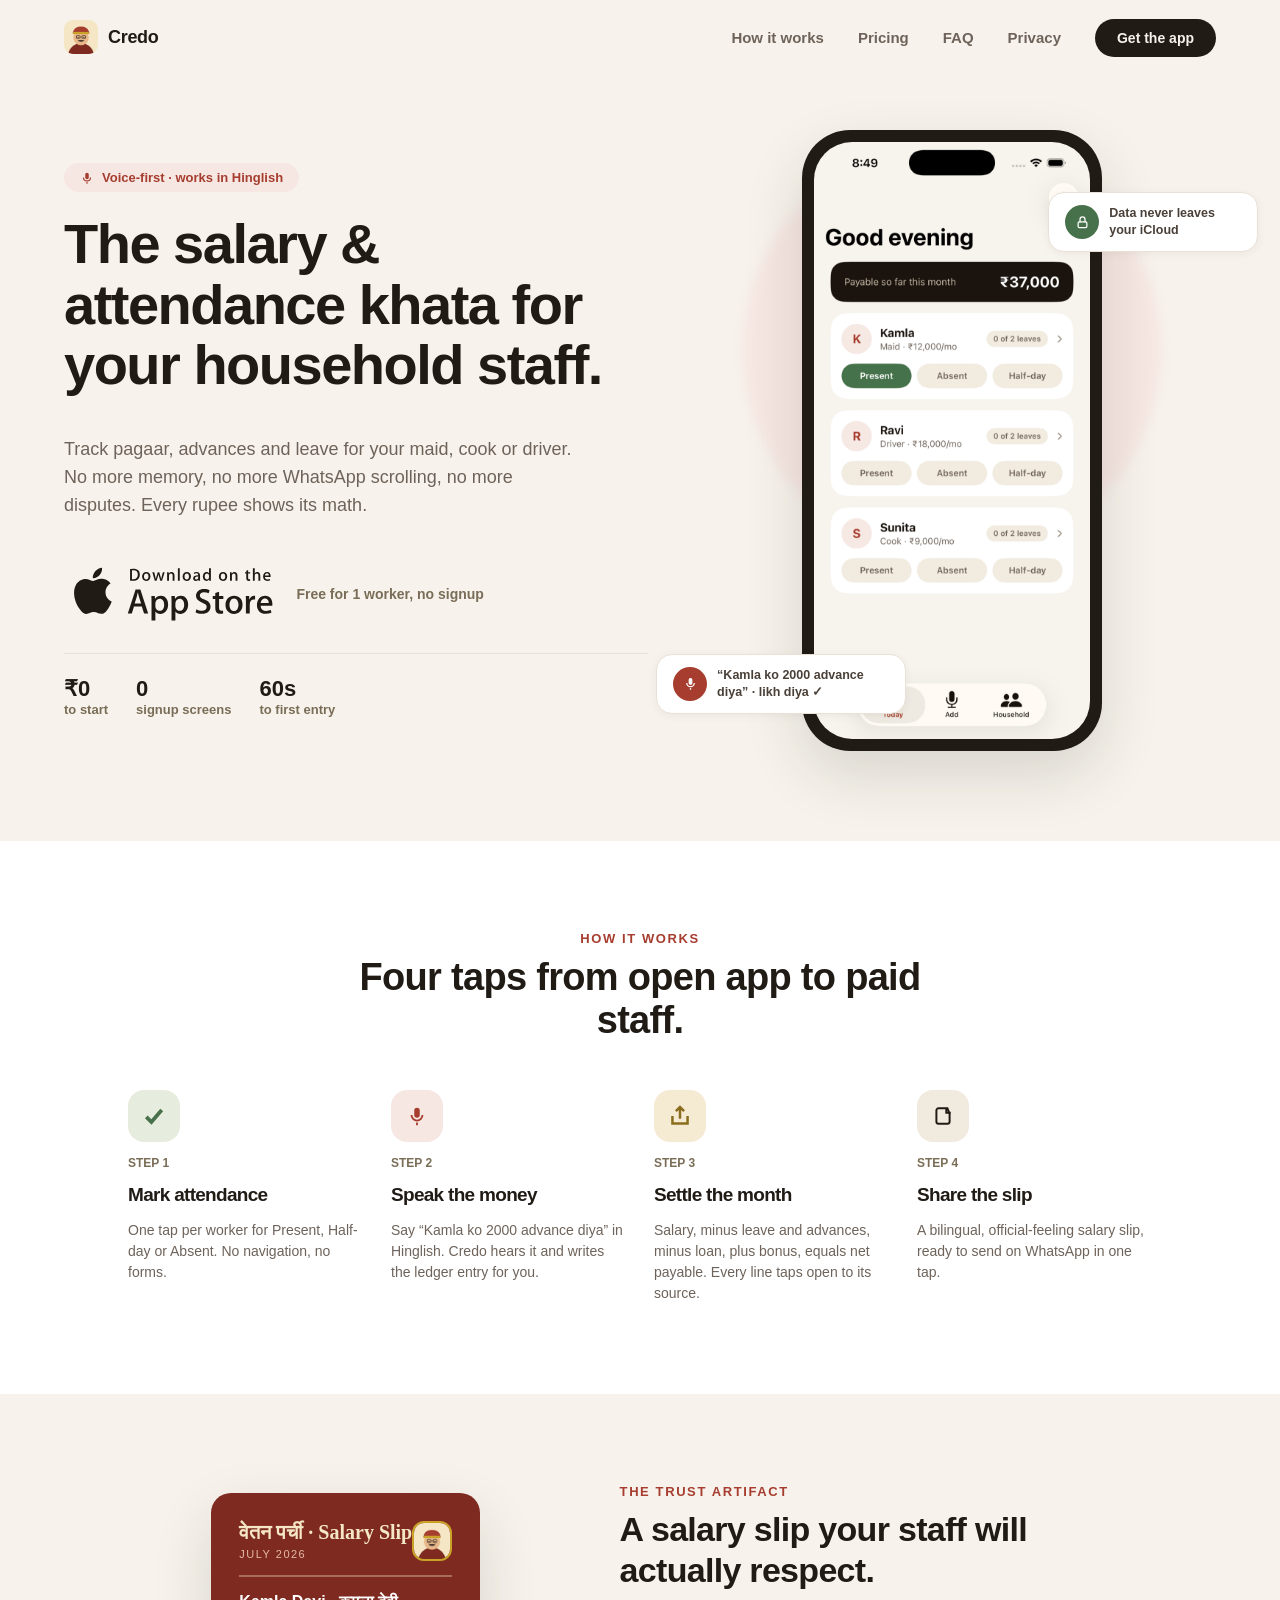
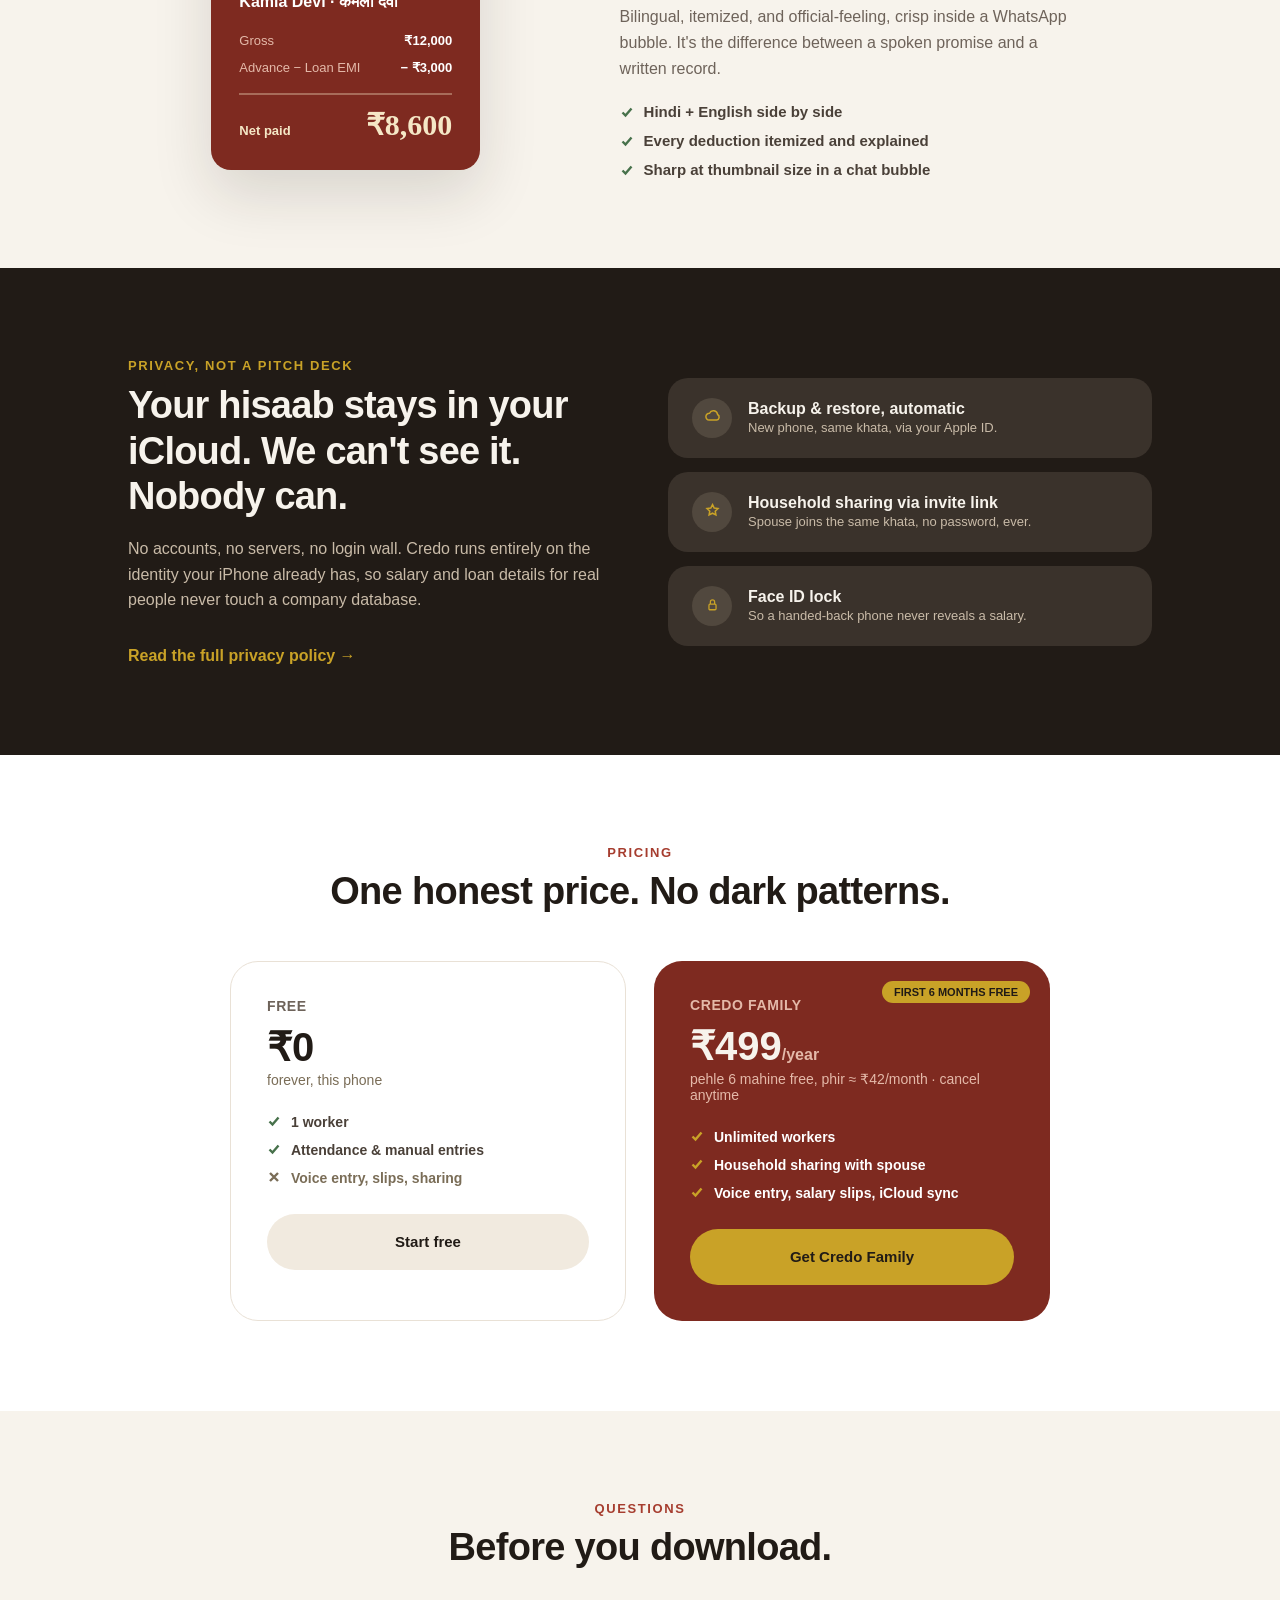
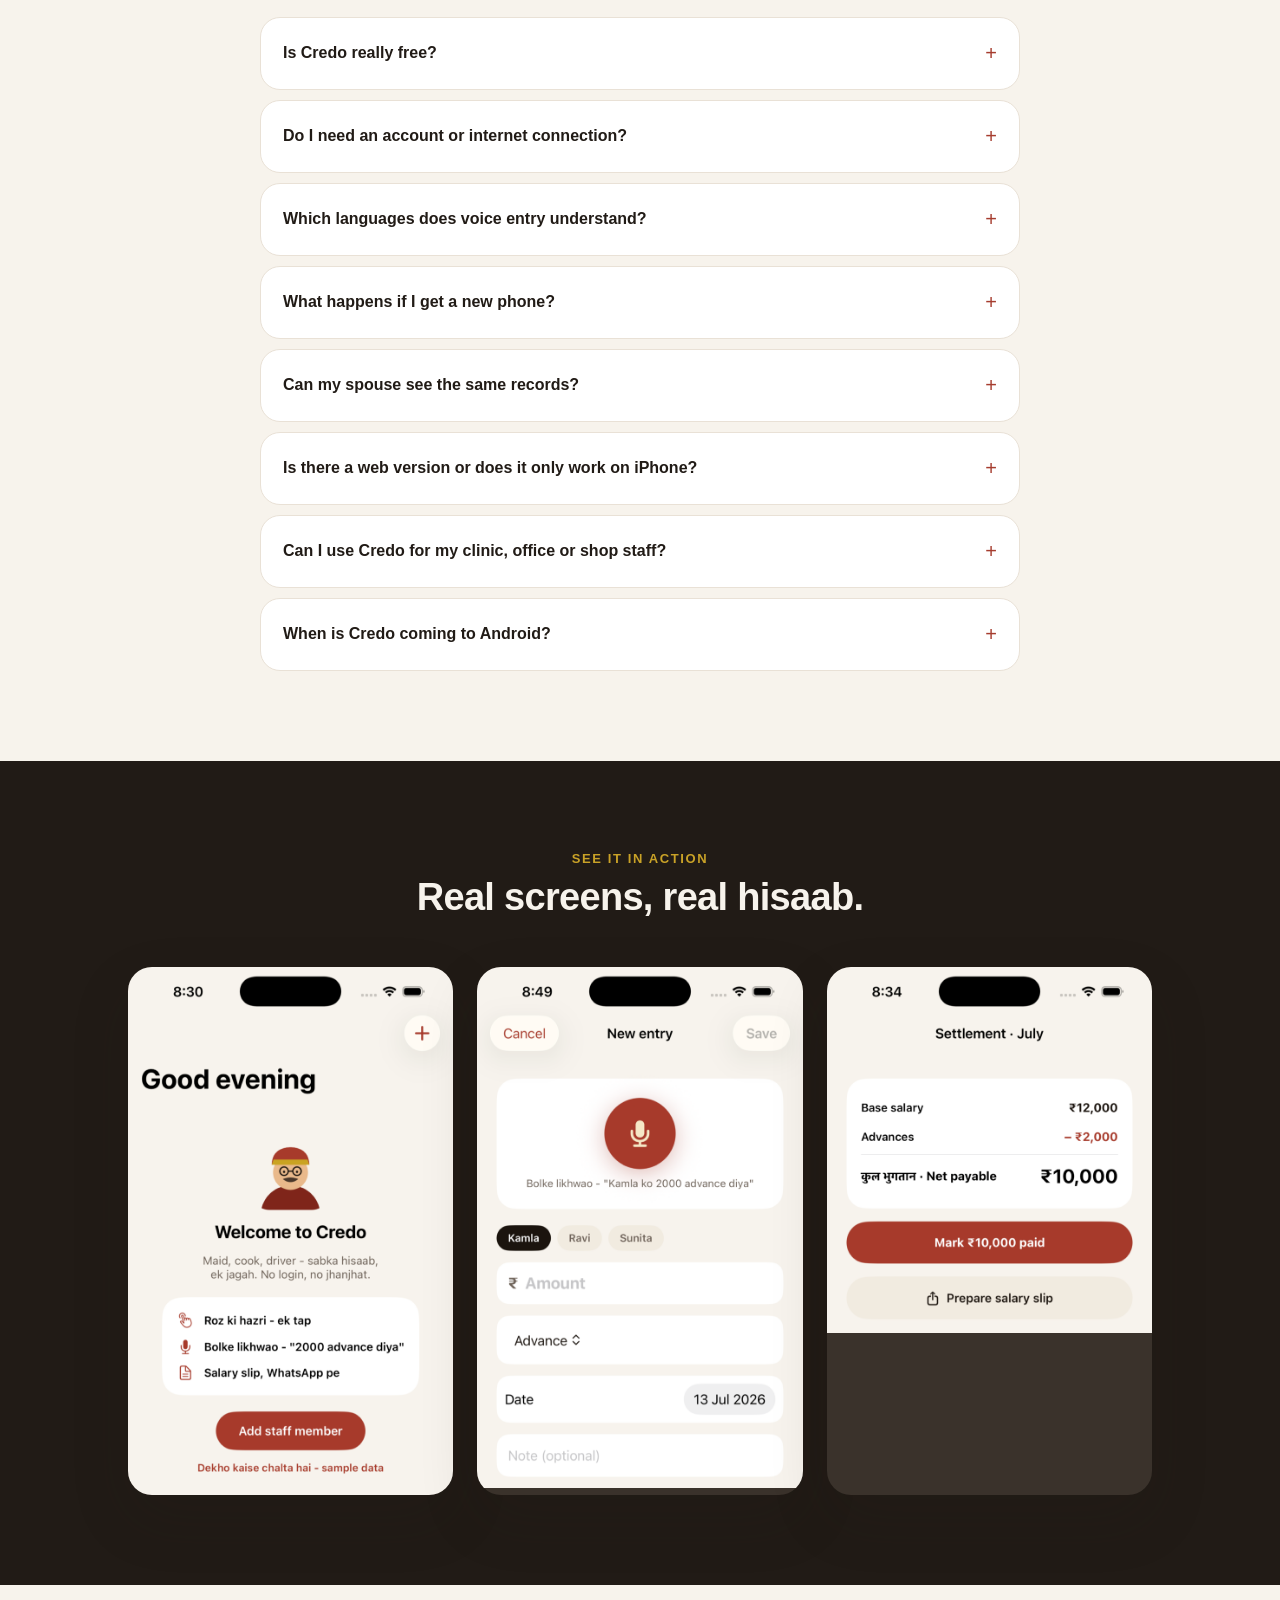
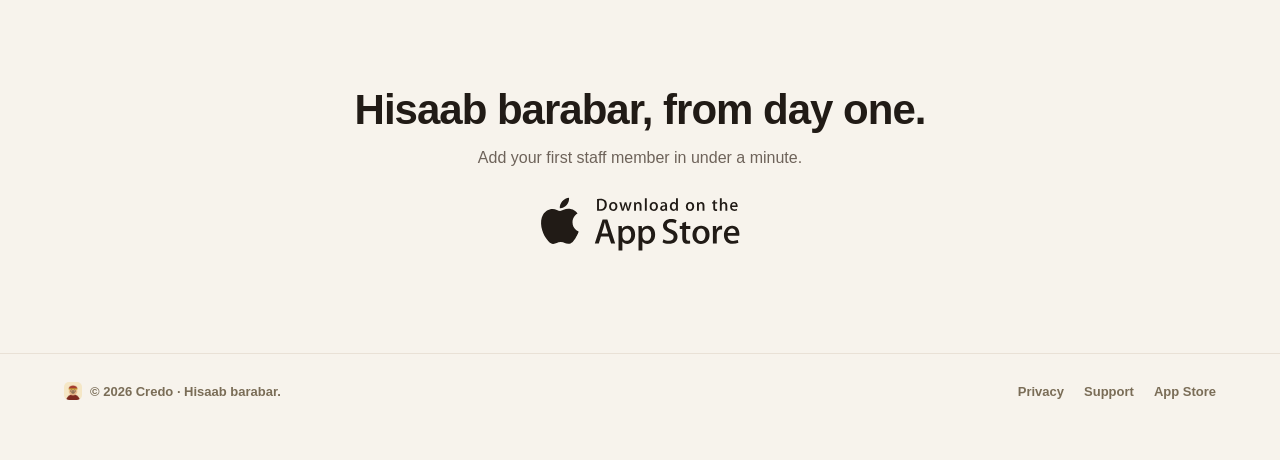
<file: index.html>
<!DOCTYPE html>
<html lang="en-IN">
<head>
<meta charset="utf-8">
<meta name="viewport" content="width=device-width, initial-scale=1">
<title>Credo — the salary &amp; attendance khata for your household staff</title>
<meta name="description" content="Track pagaar, advances and leave for your maid, cook or driver. Voice-first, works in Hinglish, no login. Free for one worker on the App Store.">
<link rel="canonical" href="https://gargvr.github.io/credo/">

<link rel="icon" type="image/png" sizes="32x32" href="assets/icons/favicon-32.png">
<link rel="icon" type="image/png" sizes="16x16" href="assets/icons/favicon-16.png">
<link rel="apple-touch-icon" sizes="180x180" href="assets/icons/apple-touch-icon.png">
<link rel="icon" type="image/png" sizes="512x512" href="assets/icons/icon-512.png">
<link rel="manifest" href="site.webmanifest">
<meta name="theme-color" content="#F7F3EC">

<meta property="og:type" content="website">
<meta property="og:site_name" content="Credo">
<meta property="og:title" content="Credo — hisaab barabar for your household staff">
<meta property="og:description" content="The salary, attendance and advance ledger for maids, cooks and drivers. Voice-first in Hinglish. No login, no jhanjhat.">
<meta property="og:url" content="https://gargvr.github.io/credo/">
<meta property="og:image" content="https://gargvr.github.io/credo/assets/icons/icon-512.png">
<meta name="twitter:card" content="summary">
<meta name="twitter:title" content="Credo — hisaab barabar for your household staff">
<meta name="twitter:description" content="The salary, attendance and advance ledger for maids, cooks and drivers. Voice-first in Hinglish. No login, no jhanjhat.">
<meta name="twitter:image" content="https://gargvr.github.io/credo/assets/icons/icon-512.png">

<link rel="stylesheet" href="assets/style.css">
<script type="application/ld+json">
{
  "@context": "https://schema.org",
  "@type": "MobileApplication",
  "name": "Credo: Staff Khata & Salary",
  "operatingSystem": "iOS",
  "applicationCategory": "FinanceApplication",
  "url": "https://gargvr.github.io/credo/",
  "downloadUrl": "https://apps.apple.com/app/id6790371935",
  "description": "The salary, attendance and advance ledger for Indian households employing domestic staff.",
  "offers": [
    { "@type": "Offer", "price": "0", "priceCurrency": "INR", "name": "Free — 1 worker" },
    { "@type": "Offer", "price": "499", "priceCurrency": "INR", "name": "Credo Family — yearly" }
  ],
  "publisher": { "@type": "Person", "name": "Himanshu Garg" }
}
</script>
</head>
<body>
<a class="skip-link" href="#main">Skip to content</a>

<header>
  <nav class="nav" aria-label="Primary">
    <a class="nav-brand" href="#main" aria-label="Credo home">
      <img src="assets/icons/icon-192.png" alt="" width="34" height="34">
      <span>Credo</span>
    </a>

    <input type="checkbox" id="nav-toggle" class="nav-toggle">
    <ul class="nav-links">
      <li class="nav-anchor"><a href="#how-it-works">How it works</a></li>
      <li class="nav-anchor"><a href="#pricing">Pricing</a></li>
      <li class="nav-anchor"><a href="#faq">FAQ</a></li>
      <li class="nav-anchor"><a href="privacy.html">Privacy</a></li>
      <li><a class="nav-cta" href="https://apps.apple.com/app/id6790371935">Get the app</a></li>
    </ul>
    <label for="nav-toggle" class="nav-burger" aria-label="Open menu">
      <svg viewBox="0 0 24 24" fill="none" stroke="var(--ink)" stroke-width="2" stroke-linecap="round"><path d="M4 7h16M4 12h16M4 17h16"/></svg>
    </label>
  </nav>
</header>

<main id="main">

  <!-- HERO -->
  <section class="hero">
    <div class="hero-copy">
      <div class="hero-chip">
        <svg width="14" height="14" viewBox="0 0 24 24" fill="var(--munshi-red)"><rect x="9" y="3" width="6" height="11" rx="3"></rect><path d="M5 11a7 7 0 0 0 14 0h-2a5 5 0 0 1-10 0zM11 19h2v3h-2z"></path></svg>
        Voice-first · works in Hinglish
      </div>
      <h1>The salary &amp; attendance khata for your household staff.</h1>
      <p class="hero-sub">Track pagaar, advances and leave for your maid, cook or driver. No more memory, no more WhatsApp scrolling, no more disputes. Every rupee shows its math.</p>

      <div class="hero-cta-row">
        <a href="https://apps.apple.com/app/id6790371935" class="appstore-badge" aria-label="Download on the App Store">
          <svg viewBox="29 19 482 128" width="482" height="128" xmlns="http://www.w3.org/2000/svg"><g transform="scale(4.00216 4.0011)"><path fill="var(--ink)" d="M30.128 19.784c-.029-3.223 2.639-4.791 2.761-4.864-1.511-2.203-3.853-2.504-4.676-2.528-1.967-.207-3.875 1.177-4.877 1.177-1.022 0-2.565-1.157-4.228-1.123-2.14.033-4.142 1.272-5.24 3.196-2.266 3.923-.576 9.688 1.595 12.859 1.086 1.554 2.355 3.287 4.016 3.226 1.625-.066 2.232-1.035 4.193-1.035 1.943 0 2.513 1.035 4.207.996 1.744-.027 2.842-1.56 3.89-3.127 1.255-1.779 1.759-3.533 1.779-3.623-.04-.014-3.386-1.292-3.42-5.154zM26.928 10.306c.874-1.093 1.472-2.58 1.306-4.089-1.265.056-2.847.875-3.758 1.944-.806.942-1.526 2.486-1.34 3.938 1.421.106 2.88-.717 3.792-1.793z"></path><g fill="var(--ink)"><path d="M53.665 31.504h-2.271l-1.244-3.909h-4.324l-1.185 3.909H42.43l4.285-13.308h2.646l4.304 13.308zm-3.89-5.549L48.65 22.48c-.119-.355-.343-1.191-.671-2.507h-.04c-.132.566-.343 1.402-.632 2.507l-1.106 3.475h3.574zM64.663 26.588c0 1.632-.443 2.922-1.33 3.869-.794.843-1.781 1.264-2.958 1.264-1.271 0-2.185-.453-2.74-1.361v5.035h-2.132V25.062c0-1.025-.027-2.076-.079-3.154h1.875l.119 1.521h.04c.711-1.146 1.79-1.719 3.238-1.719 1.132 0 2.077.447 2.833 1.342.755.897 1.134 2.075 1.134 3.536zm-2.172.078c0-.934-.21-1.704-.632-2.311-.461-.631-1.08-.947-1.856-.947-.526 0-1.004.176-1.431.523-.428.35-.708.807-.839 1.373a2.784 2.784 0 0 0-.099.649v1.601c0 .697.214 1.286.642 1.768.428.48.984.721 1.668.721.803 0 1.428-.311 1.875-.928.448-.619.672-1.435.672-2.449zM75.7 26.588c0 1.632-.443 2.922-1.33 3.869-.795.843-1.781 1.264-2.959 1.264-1.271 0-2.185-.453-2.74-1.361v5.035h-2.132V25.062c0-1.025-.027-2.076-.079-3.154h1.875l.119 1.521h.04c.71-1.146 1.789-1.719 3.238-1.719 1.131 0 2.076.447 2.834 1.342.754.897 1.134 2.075 1.134 3.536zm-2.173.078c0-.934-.211-1.704-.633-2.311-.461-.631-1.078-.947-1.854-.947-.526 0-1.004.176-1.433.523-.428.35-.707.807-.838 1.373-.065.264-.1.479-.1.649v1.601c0 .697.215 1.286.641 1.768.428.479.984.721 1.67.721.804 0 1.429-.311 1.875-.928.448-.619.672-1.435.672-2.449zM88.04 27.771c0 1.133-.396 2.054-1.183 2.765-.866.776-2.075 1.165-3.625 1.165-1.432 0-2.58-.276-3.446-.829l.493-1.777c.935.554 1.962.83 3.08.83.804 0 1.429-.182 1.875-.543.447-.362.673-.846.673-1.45 0-.541-.187-.994-.554-1.363-.369-.368-.979-.711-1.836-1.026-2.33-.869-3.496-2.14-3.496-3.812 0-1.092.412-1.986 1.234-2.685.822-.698 1.912-1.047 3.268-1.047 1.211 0 2.22.211 3.021.632l-.535 1.738c-.754-.408-1.605-.612-2.557-.612-.752 0-1.342.185-1.764.553-.355.329-.535.73-.535 1.206 0 .525.205.961.613 1.303.354.315 1 .658 1.934 1.026 1.146.462 1.988 1 2.527 1.618.543.618.813 1.389.813 2.308zM95.107 23.508h-2.35v4.659c0 1.185.414 1.776 1.244 1.776.381 0 .697-.032.947-.099l.059 1.619c-.42.157-.973.236-1.658.236-.842 0-1.5-.257-1.975-.771-.473-.514-.711-1.375-.711-2.587v-4.837h-1.4v-1.6h1.4v-1.757l2.094-.632v2.389h2.35v1.604zM105.689 26.627c0 1.475-.422 2.686-1.264 3.633-.881.975-2.053 1.461-3.514 1.461-1.41 0-2.531-.467-3.367-1.4-.836-.935-1.254-2.113-1.254-3.534 0-1.487.432-2.705 1.293-3.652.863-.948 2.025-1.422 3.486-1.422 1.408 0 2.539.468 3.395 1.402.818.906 1.225 2.076 1.225 3.512zm-2.21.049c0-.879-.19-1.633-.571-2.264-.447-.762-1.087-1.143-1.916-1.143-.854 0-1.509.381-1.955 1.143-.382.631-.572 1.398-.572 2.304 0 .88.19 1.636.572 2.265.461.762 1.104 1.143 1.937 1.143.815 0 1.454-.389 1.916-1.162.392-.646.589-1.405.589-2.286zM112.622 23.783a3.71 3.71 0 0 0-.672-.059c-.75 0-1.33.282-1.738.85-.354.5-.532 1.132-.532 1.895v5.035h-2.132V24.93a67.43 67.43 0 0 0-.062-3.021h1.857l.078 1.836h.059c.226-.631.58-1.14 1.066-1.521a2.578 2.578 0 0 1 1.541-.514c.197 0 .375.014.533.039l.002 2.034zM122.157 26.252a5 5 0 0 1-.078.967h-6.396c.024.948.334 1.674.928 2.174.539.446 1.236.67 2.092.67.947 0 1.811-.15 2.588-.453l.334 1.479c-.908.396-1.98.593-3.217.593-1.488 0-2.656-.438-3.506-1.312-.848-.875-1.273-2.051-1.273-3.524 0-1.446.395-2.651 1.186-3.612.828-1.026 1.947-1.539 3.355-1.539 1.383 0 2.43.513 3.141 1.539.563.813.846 1.821.846 3.018zm-2.033-.553c.015-.633-.125-1.178-.414-1.639-.369-.594-.937-.89-1.698-.89-.697 0-1.265.289-1.697.869-.355.461-.566 1.015-.631 1.658l4.44.002z"></path></g><g fill="var(--ink)"><path d="M45.211 13.491c-.593 0-1.106-.029-1.533-.078V6.979a11.606 11.606 0 0 1 1.805-.136c2.445 0 3.571 1.203 3.571 3.164 0 2.262-1.33 3.484-3.843 3.484zm.358-5.823c-.33 0-.611.02-.844.068v4.891c.126.02.368.029.708.029 1.602 0 2.514-.912 2.514-2.62 0-1.523-.825-2.368-2.378-2.368zM52.563 13.54c-1.378 0-2.271-1.029-2.271-2.426 0-1.456.912-2.494 2.349-2.494 1.358 0 2.271.98 2.271 2.417 0 1.474-.941 2.503-2.349 2.503zm.04-4.154c-.757 0-1.242.708-1.242 1.698 0 .971.495 1.679 1.232 1.679s1.232-.757 1.232-1.699c0-.96-.485-1.678-1.222-1.678zM62.77 8.717l-1.475 4.716h-.961l-.611-2.048a15.53 15.53 0 0 1-.379-1.523h-.02c-.077.514-.223 1.029-.378 1.523l-.65 2.048h-.971l-1.388-4.716h1.077l.534 2.242c.126.534.232 1.038.32 1.514h.02c.077-.397.203-.893.388-1.504l.67-2.251h.854l.641 2.203c.155.534.281 1.058.379 1.553h.028c.068-.485.175-1 .32-1.553l.573-2.203 1.029-.001zM68.2 13.433h-1.048v-2.708c0-.834-.32-1.252-.951-1.252-.621 0-1.048.534-1.048 1.155v2.805h-1.048v-3.368c0-.417-.01-.864-.039-1.349h.922l.049.728h.029c.282-.504.854-.824 1.495-.824.99 0 1.64.757 1.64 1.989l-.001 2.824zM71.09 13.433h-1.049v-6.88h1.049v6.88zM74.911 13.54c-1.377 0-2.271-1.029-2.271-2.426 0-1.456.912-2.494 2.348-2.494 1.359 0 2.271.98 2.271 2.417.001 1.474-.941 2.503-2.348 2.503zm.039-4.154c-.757 0-1.242.708-1.242 1.698 0 .971.496 1.679 1.231 1.679.738 0 1.232-.757 1.232-1.699.001-.96-.483-1.678-1.221-1.678zM81.391 13.433l-.076-.543h-.028c-.32.437-.787.65-1.379.65-.845 0-1.445-.592-1.445-1.388 0-1.164 1.009-1.766 2.756-1.766v-.087c0-.621-.329-.932-.979-.932-.465 0-.873.117-1.232.35l-.213-.689c.436-.272.98-.408 1.619-.408 1.232 0 1.854.65 1.854 1.951v1.737c0 .476.021.845.068 1.126l-.945-.001zm-.144-2.349c-1.164 0-1.748.282-1.748.951 0 .495.301.737.719.737.533 0 1.029-.407 1.029-.96v-.728zM87.357 13.433l-.049-.757h-.029c-.301.572-.807.864-1.514.864-1.137 0-1.979-1-1.979-2.407 0-1.475.873-2.514 2.065-2.514.631 0 1.078.213 1.33.641h.021V6.553h1.049v5.609c0 .456.011.883.039 1.271h-.933zm-.155-2.775c0-.66-.437-1.223-1.104-1.223-.777 0-1.252.689-1.252 1.659 0 .951.493 1.602 1.231 1.602.659 0 1.125-.573 1.125-1.252v-.786zM94.902 13.54c-1.377 0-2.27-1.029-2.27-2.426 0-1.456.912-2.494 2.348-2.494 1.359 0 2.271.98 2.271 2.417.001 1.474-.94 2.503-2.349 2.503zm.039-4.154c-.756 0-1.241.708-1.241 1.698 0 .971.495 1.679 1.231 1.679.738 0 1.232-.757 1.232-1.699.002-.96-.483-1.678-1.222-1.678zM102.887 13.433h-1.049v-2.708c0-.834-.32-1.252-.951-1.252-.621 0-1.047.534-1.047 1.155v2.805h-1.049v-3.368c0-.417-.01-.864-.039-1.349h.922l.049.728h.029c.281-.504.854-.825 1.494-.825.99 0 1.641.757 1.641 1.989v2.825zM109.938 9.503h-1.153v2.29c0 .583.202.874.61.874.185 0 .34-.02.465-.049l.029.796c-.203.078-.475.117-.813.117-.826 0-1.32-.456-1.32-1.65V9.503h-.688v-.786h.688v-.864l1.029-.311v1.174h1.153v.787zM115.486 13.433h-1.047v-2.688c0-.844-.319-1.271-.951-1.271-.543 0-1.049.369-1.049 1.116v2.843h-1.047v-6.88h1.047v2.833h.021c.33-.514.808-.767 1.418-.767.998 0 1.608.776 1.608 2.009v2.805zM121.17 11.327h-3.145c.02.893.611 1.397 1.486 1.397.465 0 .893-.078 1.271-.223l.163.728c-.446.194-.971.291-1.582.291-1.475 0-2.348-.932-2.348-2.377 0-1.446.894-2.533 2.23-2.533 1.205 0 1.961.893 1.961 2.242a2.02 2.02 0 0 1-.036.475zm-.961-.747c0-.728-.367-1.242-1.037-1.242-.602 0-1.078.524-1.146 1.242h2.183z"></path></g></g></svg>
        </a>
        <div class="hero-cta-note">Free for 1 worker, no signup</div>
      </div>

      <div class="hero-stats">
        <div><div class="num">₹0</div><div class="label">to start</div></div>
        <div><div class="num">0</div><div class="label">signup screens</div></div>
        <div><div class="num">60s</div><div class="label">to first entry</div></div>
      </div>
    </div>

    <div class="hero-visual">
      <div class="hero-glow" aria-hidden="true"></div>
      <div class="phone-frame">
        <img src="assets/screens/2-today.png" alt="Credo home screen showing three household staff members with one-tap attendance and this month's payable total" width="750" height="1622" loading="eager">
      </div>
      <div class="floating-chip chip-voice">
        <div class="dot"><svg viewBox="0 0 24 24" fill="#fff"><rect x="9" y="3" width="6" height="11" rx="3"></rect><path d="M5 11a7 7 0 0 0 14 0h-2a5 5 0 0 1-10 0zM11 19h2v3h-2z"></path></svg></div>
        <p>&ldquo;Kamla ko 2000 advance diya&rdquo; &middot; likh diya ✓</p>
      </div>
      <div class="floating-chip chip-stat">
        <div class="dot dot-green"><svg viewBox="0 0 24 24" fill="none" stroke="#fff" stroke-width="2" stroke-linecap="round" stroke-linejoin="round"><rect x="5" y="11" width="14" height="9" rx="2"></rect><path d="M8 11V7a4 4 0 0 1 8 0v4"></path></svg></div>
        <p>Data never leaves your iCloud</p>
      </div>
    </div>
  </section>

  <!-- HOW IT WORKS -->
  <section class="steps-band" id="how-it-works">
    <div class="wrap">
      <div class="section-head">
        <div class="eyebrow">How it works</div>
        <h2>Four taps from open app to paid staff.</h2>
      </div>
      <div class="steps-grid">
        <div class="step">
          <div class="step-icon" style="background:var(--green-tint)"><svg width="24" height="24" viewBox="0 0 14 14" fill="none" stroke="var(--green)" stroke-width="2.2"><path d="M2.5 7.5l3 3 6-7"></path></svg></div>
          <div class="step-num">STEP 1</div>
          <h3>Mark attendance</h3>
          <p>One tap per worker for Present, Half-day or Absent. No navigation, no forms.</p>
        </div>
        <div class="step">
          <div class="step-icon" style="background:var(--red-tint)"><svg width="22" height="22" viewBox="0 0 24 24" fill="var(--munshi-red)"><rect x="9" y="3" width="6" height="11" rx="3"></rect><path d="M5 11a7 7 0 0 0 14 0h-2a5 5 0 0 1-10 0zM11 19h2v3h-2z"></path></svg></div>
          <div class="step-num">STEP 2</div>
          <h3>Speak the money</h3>
          <p>Say &ldquo;Kamla ko 2000 advance diya&rdquo; in Hinglish. Credo hears it and writes the ledger entry for you.</p>
        </div>
        <div class="step">
          <div class="step-icon" style="background:var(--gold-tint)"><svg width="22" height="22" viewBox="0 0 16 16" fill="none" stroke="var(--gold-ink)" stroke-width="1.8"><path d="M8 10V2M5 4.5L8 1.5l3 3"></path><path d="M2.5 8v5.5h11V8"></path></svg></div>
          <div class="step-num">STEP 3</div>
          <h3>Settle the month</h3>
          <p>Salary, minus leave and advances, minus loan, plus bonus, equals net payable. Every line taps open to its source.</p>
        </div>
        <div class="step">
          <div class="step-icon" style="background:var(--sand)"><svg width="22" height="22" viewBox="0 0 20 20" fill="none" stroke="var(--ink)" stroke-width="1.8"><path d="M14 3H6a2 2 0 0 0-2 2v10a2 2 0 0 0 2 2h8a2 2 0 0 0 2-2V8z"></path><path d="M13 3v4h4"></path></svg></div>
          <div class="step-num">STEP 4</div>
          <h3>Share the slip</h3>
          <p>A bilingual, official-feeling salary slip, ready to send on WhatsApp in one tap.</p>
        </div>
      </div>
    </div>
  </section>

  <!-- SLIP SHOWCASE -->
  <section class="slip-band">
    <div class="wrap slip-grid">
      <div class="slip">
        <div class="slip-head">
          <div>
            <div class="title">वेतन पर्ची · Salary Slip</div>
            <div class="month">July 2026</div>
          </div>
          <img src="assets/icons/icon-192.png" alt="">
        </div>
        <div class="slip-name">Kamla Devi · कमला देवी</div>
        <div class="slip-row"><span>Gross</span><b>₹12,000</b></div>
        <div class="slip-row"><span>Advance − Loan EMI</span><b>− ₹3,000</b></div>
        <div class="slip-total"><span class="lbl">Net paid</span><span class="amt">₹8,600</span></div>
      </div>
      <div>
        <div class="eyebrow">The trust artifact</div>
        <h2 style="font-size:clamp(24px,3.5vw,34px); font-weight:800; letter-spacing:-0.7px; margin-top:10px; line-height:1.2;">A salary slip your staff will actually respect.</h2>
        <p style="font-size:16px; color:var(--text-sub); line-height:1.6; margin-top:14px; max-width:460px;">Bilingual, itemized, and official-feeling, crisp inside a WhatsApp bubble. It's the difference between a spoken promise and a written record.</p>
        <div class="slip-features">
          <div class="slip-feature"><svg class="check" viewBox="0 0 14 14" fill="none" stroke="var(--green)" stroke-width="2.4"><path d="M2.5 7.5l3 3 6-7"></path></svg>Hindi + English side by side</div>
          <div class="slip-feature"><svg class="check" viewBox="0 0 14 14" fill="none" stroke="var(--green)" stroke-width="2.4"><path d="M2.5 7.5l3 3 6-7"></path></svg>Every deduction itemized and explained</div>
          <div class="slip-feature"><svg class="check" viewBox="0 0 14 14" fill="none" stroke="var(--green)" stroke-width="2.4"><path d="M2.5 7.5l3 3 6-7"></path></svg>Sharp at thumbnail size in a chat bubble</div>
        </div>
      </div>
    </div>
  </section>

  <!-- PRIVACY / TRUST -->
  <section class="trust-band" id="privacy-note">
    <div class="wrap trust-grid">
      <div class="trust-copy">
        <div class="eyebrow gold">Privacy, not a pitch deck</div>
        <h2>Your hisaab stays in your iCloud. We can't see it. Nobody can.</h2>
        <p>No accounts, no servers, no login wall. Credo runs entirely on the identity your iPhone already has, so salary and loan details for real people never touch a company database.</p>
        <a class="more" href="privacy.html">Read the full privacy policy →</a>
      </div>
      <div class="trust-list">
        <div class="trust-item">
          <div class="ico"><svg width="17" height="17" viewBox="0 0 20 20" fill="none" stroke="var(--gold)" stroke-width="1.8"><path d="M6 13a4 4 0 0 1 .5-8 5 5 0 0 1 9.5 1.5 3.5 3.5 0 0 1-1 6.5z"></path></svg></div>
          <div><div class="t">Backup &amp; restore, automatic</div><div class="s">New phone, same khata, via your Apple ID.</div></div>
        </div>
        <div class="trust-item">
          <div class="ico"><svg width="17" height="17" viewBox="0 0 20 20" fill="none" stroke="var(--gold)" stroke-width="1.8"><path d="M10 2l2 4 4.4.6-3.2 3 .8 4.4L10 12l-4 2 .8-4.4-3.2-3L8 6z"></path></svg></div>
          <div><div class="t">Household sharing via invite link</div><div class="s">Spouse joins the same khata, no password, ever.</div></div>
        </div>
        <div class="trust-item">
          <div class="ico"><svg width="17" height="17" viewBox="0 0 24 24" fill="none" stroke="var(--gold)" stroke-width="1.8"><rect x="7" y="10" width="10" height="8" rx="1.5"></rect><path d="M9 10V7a3 3 0 0 1 6 0v3"></path></svg></div>
          <div><div class="t">Face ID lock</div><div class="s">So a handed-back phone never reveals a salary.</div></div>
        </div>
      </div>
    </div>
  </section>

  <!-- PRICING -->
  <section class="pricing-band" id="pricing">
    <div class="wrap">
      <div class="section-head">
        <div class="eyebrow">Pricing</div>
        <h2>One honest price. No dark patterns.</h2>
      </div>
      <div class="pricing-grid">
        <div class="plan plan-free">
          <div class="plan-kicker">Free</div>
          <div class="plan-price">₹0</div>
          <div class="plan-sub">forever, this phone</div>
          <div class="plan-feats">
            <div class="plan-feat"><svg class="check" viewBox="0 0 14 14" fill="none" stroke="var(--green)" stroke-width="2.4"><path d="M2.5 7.5l3 3 6-7"></path></svg>1 worker</div>
            <div class="plan-feat"><svg class="check" viewBox="0 0 14 14" fill="none" stroke="var(--green)" stroke-width="2.4"><path d="M2.5 7.5l3 3 6-7"></path></svg>Attendance &amp; manual entries</div>
            <div class="plan-feat off"><svg class="check" viewBox="0 0 14 14" fill="none" stroke="var(--text-faint)" stroke-width="2.4"><path d="M3 3l8 8M11 3l-8 8"></path></svg>Voice entry, slips, sharing</div>
          </div>
          <a class="btn btn-sand" href="https://apps.apple.com/app/id6790371935">Start free</a>
        </div>
        <div class="plan plan-family">
          <div class="plan-badge">FIRST 6 MONTHS FREE</div>
          <div class="plan-kicker">Credo Family</div>
          <div class="plan-price">₹499<span>/year</span></div>
          <div class="plan-sub">pehle 6 mahine free, phir ≈ ₹42/month · cancel anytime</div>
          <div class="plan-feats">
            <div class="plan-feat"><svg class="check" viewBox="0 0 14 14" fill="none" stroke="var(--gold)" stroke-width="2.4"><path d="M2.5 7.5l3 3 6-7"></path></svg>Unlimited workers</div>
            <div class="plan-feat"><svg class="check" viewBox="0 0 14 14" fill="none" stroke="var(--gold)" stroke-width="2.4"><path d="M2.5 7.5l3 3 6-7"></path></svg>Household sharing with spouse</div>
            <div class="plan-feat"><svg class="check" viewBox="0 0 14 14" fill="none" stroke="var(--gold)" stroke-width="2.4"><path d="M2.5 7.5l3 3 6-7"></path></svg>Voice entry, salary slips, iCloud sync</div>
          </div>
          <a class="btn btn-gold" href="https://apps.apple.com/app/id6790371935">Get Credo Family</a>
        </div>
      </div>
    </div>
  </section>

  <!-- FAQ -->
  <section class="faq-band" id="faq">
    <div class="wrap">
      <div class="section-head">
        <div class="eyebrow">Questions</div>
        <h2>Before you download.</h2>
      </div>
      <div class="faq-list">
        <details class="faq-item">
          <summary>Is Credo really free? <span class="plus">+</span></summary>
          <p>Yes — your first staff member costs nothing, forever, with attendance and manual entries included. Credo Family (₹499/year) unlocks unlimited staff, voice entry, salary slips, and household sharing — and right now the <strong>first 6 months are completely free</strong>, cancel anytime before that and you pay nothing.</p>
        </details>
        <details class="faq-item">
          <summary>Do I need an account or internet connection? <span class="plus">+</span></summary>
          <p>No account, ever. Credo uses the Apple ID already signed into your iPhone. It works fully offline — your household data syncs to your private iCloud only when you have a connection.</p>
        </details>
        <details class="faq-item">
          <summary>Which languages does voice entry understand? <span class="plus">+</span></summary>
          <p>Hinglish and Hindi — say things the way you'd actually say them, like "Kamla ko 2000 advance diya" or "Ravi ki chhutti aaj." Credo also has a manual form for anyone who'd rather type.</p>
        </details>
        <details class="faq-item">
          <summary>What happens if I get a new phone? <span class="plus">+</span></summary>
          <p>Sign in with the same Apple ID and your whole khata is there — workers, attendance history, advances, everything. It's backed up to your private iCloud automatically.</p>
        </details>
        <details class="faq-item">
          <summary>Can my spouse see the same records? <span class="plus">+</span></summary>
          <p>Yes, with Credo Family. Send an invite link from the Household tab and their phone joins the same ledger — no shared password, no separate account to manage.</p>
        </details>
        <details class="faq-item">
          <summary>Is there a web version or does it only work on iPhone? <span class="plus">+</span></summary>
          <p>Credo is an iPhone app by design — it needs to be in your pocket for the one-tap habit to stick. There's no separate website login; this page is just where you learn about it and download it.</p>
        </details>
        <details class="faq-item">
          <summary>Can I use Credo for my clinic, office or shop staff? <span class="plus">+</span></summary>
          <p>Yes — the khata works the same for a receptionist, office boy or shop helper as it does for a maid or driver. Attendance, advances, salary slips on WhatsApp: same app, same hisaab. Pick the "Helper" or "Office staff" role when adding them.</p>
        </details>
        <details class="faq-item">
          <summary>When is Credo coming to Android? <span class="plus">+</span></summary>
          <p>iPhone first — that's where we're perfecting the khata. Android is on the roadmap, and your voice moves it up the list: <a href="mailto:gargh600@gmail.com?subject=Credo%20for%20Android">email us</a> and we'll tell you the moment it's ready.</p>
        </details>
      </div>
    </div>
  </section>

  <!-- SCREENSHOTS -->
  <section class="screens-band">
    <div class="wrap">
      <div class="section-head">
        <div class="eyebrow gold">See it in action</div>
        <h2>Real screens, real hisaab.</h2>
      </div>
      <div class="screens-grid">
        <div class="screen-card crop-hi">
          <img src="assets/screens/1-welcome.png" alt="Credo welcome screen: no login, add your first staff member in seconds" loading="lazy" width="750" height="1622">
        </div>
        <div class="screen-card crop-mid">
          <img src="assets/screens/5-entry.png" alt="Adding a new entry by voice: say the amount and type, Credo writes it down" loading="lazy" width="750" height="1622">
        </div>
        <div class="screen-card crop-lo">
          <img src="assets/screens/4-settlement.png" alt="Month-end settlement screen showing base salary, advances deducted, and net payable" loading="lazy" width="750" height="1622">
        </div>
      </div>
    </div>
  </section>

  <!-- FOOTER CTA -->
  <section class="final-cta">
    <h2>Hisaab barabar, from day one.</h2>
    <p class="sub">Add your first staff member in under a minute.</p>
    <div class="badge-wrap">
      <a href="https://apps.apple.com/app/id6790371935" class="appstore-badge" aria-label="Download on the App Store">
        <svg viewBox="29 19 482 128" width="482" height="128" xmlns="http://www.w3.org/2000/svg"><g transform="scale(4.00216 4.0011)"><path fill="var(--ink)" d="M30.128 19.784c-.029-3.223 2.639-4.791 2.761-4.864-1.511-2.203-3.853-2.504-4.676-2.528-1.967-.207-3.875 1.177-4.877 1.177-1.022 0-2.565-1.157-4.228-1.123-2.14.033-4.142 1.272-5.24 3.196-2.266 3.923-.576 9.688 1.595 12.859 1.086 1.554 2.355 3.287 4.016 3.226 1.625-.066 2.232-1.035 4.193-1.035 1.943 0 2.513 1.035 4.207.996 1.744-.027 2.842-1.56 3.89-3.127 1.255-1.779 1.759-3.533 1.779-3.623-.04-.014-3.386-1.292-3.42-5.154zM26.928 10.306c.874-1.093 1.472-2.58 1.306-4.089-1.265.056-2.847.875-3.758 1.944-.806.942-1.526 2.486-1.34 3.938 1.421.106 2.88-.717 3.792-1.793z"></path><g fill="var(--ink)"><path d="M53.665 31.504h-2.271l-1.244-3.909h-4.324l-1.185 3.909H42.43l4.285-13.308h2.646l4.304 13.308zm-3.89-5.549L48.65 22.48c-.119-.355-.343-1.191-.671-2.507h-.04c-.132.566-.343 1.402-.632 2.507l-1.106 3.475h3.574zM64.663 26.588c0 1.632-.443 2.922-1.33 3.869-.794.843-1.781 1.264-2.958 1.264-1.271 0-2.185-.453-2.74-1.361v5.035h-2.132V25.062c0-1.025-.027-2.076-.079-3.154h1.875l.119 1.521h.04c.711-1.146 1.79-1.719 3.238-1.719 1.132 0 2.077.447 2.833 1.342.755.897 1.134 2.075 1.134 3.536zm-2.172.078c0-.934-.21-1.704-.632-2.311-.461-.631-1.08-.947-1.856-.947-.526 0-1.004.176-1.431.523-.428.35-.708.807-.839 1.373a2.784 2.784 0 0 0-.099.649v1.601c0 .697.214 1.286.642 1.768.428.48.984.721 1.668.721.803 0 1.428-.311 1.875-.928.448-.619.672-1.435.672-2.449zM75.7 26.588c0 1.632-.443 2.922-1.33 3.869-.795.843-1.781 1.264-2.959 1.264-1.271 0-2.185-.453-2.74-1.361v5.035h-2.132V25.062c0-1.025-.027-2.076-.079-3.154h1.875l.119 1.521h.04c.71-1.146 1.789-1.719 3.238-1.719 1.131 0 2.076.447 2.834 1.342.754.897 1.134 2.075 1.134 3.536zm-2.173.078c0-.934-.211-1.704-.633-2.311-.461-.631-1.078-.947-1.854-.947-.526 0-1.004.176-1.433.523-.428.35-.707.807-.838 1.373-.065.264-.1.479-.1.649v1.601c0 .697.215 1.286.641 1.768.428.479.984.721 1.67.721.804 0 1.429-.311 1.875-.928.448-.619.672-1.435.672-2.449zM88.04 27.771c0 1.133-.396 2.054-1.183 2.765-.866.776-2.075 1.165-3.625 1.165-1.432 0-2.58-.276-3.446-.829l.493-1.777c.935.554 1.962.83 3.08.83.804 0 1.429-.182 1.875-.543.447-.362.673-.846.673-1.45 0-.541-.187-.994-.554-1.363-.369-.368-.979-.711-1.836-1.026-2.33-.869-3.496-2.14-3.496-3.812 0-1.092.412-1.986 1.234-2.685.822-.698 1.912-1.047 3.268-1.047 1.211 0 2.22.211 3.021.632l-.535 1.738c-.754-.408-1.605-.612-2.557-.612-.752 0-1.342.185-1.764.553-.355.329-.535.73-.535 1.206 0 .525.205.961.613 1.303.354.315 1 .658 1.934 1.026 1.146.462 1.988 1 2.527 1.618.543.618.813 1.389.813 2.308zM95.107 23.508h-2.35v4.659c0 1.185.414 1.776 1.244 1.776.381 0 .697-.032.947-.099l.059 1.619c-.42.157-.973.236-1.658.236-.842 0-1.5-.257-1.975-.771-.473-.514-.711-1.375-.711-2.587v-4.837h-1.4v-1.6h1.4v-1.757l2.094-.632v2.389h2.35v1.604zM105.689 26.627c0 1.475-.422 2.686-1.264 3.633-.881.975-2.053 1.461-3.514 1.461-1.41 0-2.531-.467-3.367-1.4-.836-.935-1.254-2.113-1.254-3.534 0-1.487.432-2.705 1.293-3.652.863-.948 2.025-1.422 3.486-1.422 1.408 0 2.539.468 3.395 1.402.818.906 1.225 2.076 1.225 3.512zm-2.21.049c0-.879-.19-1.633-.571-2.264-.447-.762-1.087-1.143-1.916-1.143-.854 0-1.509.381-1.955 1.143-.382.631-.572 1.398-.572 2.304 0 .88.19 1.636.572 2.265.461.762 1.104 1.143 1.937 1.143.815 0 1.454-.389 1.916-1.162.392-.646.589-1.405.589-2.286zM112.622 23.783a3.71 3.71 0 0 0-.672-.059c-.75 0-1.33.282-1.738.85-.354.5-.532 1.132-.532 1.895v5.035h-2.132V24.93a67.43 67.43 0 0 0-.062-3.021h1.857l.078 1.836h.059c.226-.631.58-1.14 1.066-1.521a2.578 2.578 0 0 1 1.541-.514c.197 0 .375.014.533.039l.002 2.034zM122.157 26.252a5 5 0 0 1-.078.967h-6.396c.024.948.334 1.674.928 2.174.539.446 1.236.67 2.092.67.947 0 1.811-.15 2.588-.453l.334 1.479c-.908.396-1.98.593-3.217.593-1.488 0-2.656-.438-3.506-1.312-.848-.875-1.273-2.051-1.273-3.524 0-1.446.395-2.651 1.186-3.612.828-1.026 1.947-1.539 3.355-1.539 1.383 0 2.43.513 3.141 1.539.563.813.846 1.821.846 3.018zm-2.033-.553c.015-.633-.125-1.178-.414-1.639-.369-.594-.937-.89-1.698-.89-.697 0-1.265.289-1.697.869-.355.461-.566 1.015-.631 1.658l4.44.002z"></path></g><g fill="var(--ink)"><path d="M45.211 13.491c-.593 0-1.106-.029-1.533-.078V6.979a11.606 11.606 0 0 1 1.805-.136c2.445 0 3.571 1.203 3.571 3.164 0 2.262-1.33 3.484-3.843 3.484zm.358-5.823c-.33 0-.611.02-.844.068v4.891c.126.02.368.029.708.029 1.602 0 2.514-.912 2.514-2.62 0-1.523-.825-2.368-2.378-2.368zM52.563 13.54c-1.378 0-2.271-1.029-2.271-2.426 0-1.456.912-2.494 2.349-2.494 1.358 0 2.271.98 2.271 2.417 0 1.474-.941 2.503-2.349 2.503zm.04-4.154c-.757 0-1.242.708-1.242 1.698 0 .971.495 1.679 1.232 1.679s1.232-.757 1.232-1.699c0-.96-.485-1.678-1.222-1.678zM62.77 8.717l-1.475 4.716h-.961l-.611-2.048a15.53 15.53 0 0 1-.379-1.523h-.02c-.077.514-.223 1.029-.378 1.523l-.65 2.048h-.971l-1.388-4.716h1.077l.534 2.242c.126.534.232 1.038.32 1.514h.02c.077-.397.203-.893.388-1.504l.67-2.251h.854l.641 2.203c.155.534.281 1.058.379 1.553h.028c.068-.485.175-1 .32-1.553l.573-2.203 1.029-.001zM68.2 13.433h-1.048v-2.708c0-.834-.32-1.252-.951-1.252-.621 0-1.048.534-1.048 1.155v2.805h-1.048v-3.368c0-.417-.01-.864-.039-1.349h.922l.049.728h.029c.282-.504.854-.824 1.495-.824.99 0 1.64.757 1.64 1.989l-.001 2.824zM71.09 13.433h-1.049v-6.88h1.049v6.88zM74.911 13.54c-1.377 0-2.271-1.029-2.271-2.426 0-1.456.912-2.494 2.348-2.494 1.359 0 2.271.98 2.271 2.417.001 1.474-.941 2.503-2.348 2.503zm.039-4.154c-.757 0-1.242.708-1.242 1.698 0 .971.496 1.679 1.231 1.679.738 0 1.232-.757 1.232-1.699.001-.96-.483-1.678-1.221-1.678zM81.391 13.433l-.076-.543h-.028c-.32.437-.787.65-1.379.65-.845 0-1.445-.592-1.445-1.388 0-1.164 1.009-1.766 2.756-1.766v-.087c0-.621-.329-.932-.979-.932-.465 0-.873.117-1.232.35l-.213-.689c.436-.272.98-.408 1.619-.408 1.232 0 1.854.65 1.854 1.951v1.737c0 .476.021.845.068 1.126l-.945-.001zm-.144-2.349c-1.164 0-1.748.282-1.748.951 0 .495.301.737.719.737.533 0 1.029-.407 1.029-.96v-.728zM87.357 13.433l-.049-.757h-.029c-.301.572-.807.864-1.514.864-1.137 0-1.979-1-1.979-2.407 0-1.475.873-2.514 2.065-2.514.631 0 1.078.213 1.33.641h.021V6.553h1.049v5.609c0 .456.011.883.039 1.271h-.933zm-.155-2.775c0-.66-.437-1.223-1.104-1.223-.777 0-1.252.689-1.252 1.659 0 .951.493 1.602 1.231 1.602.659 0 1.125-.573 1.125-1.252v-.786zM94.902 13.54c-1.377 0-2.27-1.029-2.27-2.426 0-1.456.912-2.494 2.348-2.494 1.359 0 2.271.98 2.271 2.417.001 1.474-.94 2.503-2.349 2.503zm.039-4.154c-.756 0-1.241.708-1.241 1.698 0 .971.495 1.679 1.231 1.679.738 0 1.232-.757 1.232-1.699.002-.96-.483-1.678-1.222-1.678zM102.887 13.433h-1.049v-2.708c0-.834-.32-1.252-.951-1.252-.621 0-1.047.534-1.047 1.155v2.805h-1.049v-3.368c0-.417-.01-.864-.039-1.349h.922l.049.728h.029c.281-.504.854-.825 1.494-.825.99 0 1.641.757 1.641 1.989v2.825zM109.938 9.503h-1.153v2.29c0 .583.202.874.61.874.185 0 .34-.02.465-.049l.029.796c-.203.078-.475.117-.813.117-.826 0-1.32-.456-1.32-1.65V9.503h-.688v-.786h.688v-.864l1.029-.311v1.174h1.153v.787zM115.486 13.433h-1.047v-2.688c0-.844-.319-1.271-.951-1.271-.543 0-1.049.369-1.049 1.116v2.843h-1.047v-6.88h1.047v2.833h.021c.33-.514.808-.767 1.418-.767.998 0 1.608.776 1.608 2.009v2.805zM121.17 11.327h-3.145c.02.893.611 1.397 1.486 1.397.465 0 .893-.078 1.271-.223l.163.728c-.446.194-.971.291-1.582.291-1.475 0-2.348-.932-2.348-2.377 0-1.446.894-2.533 2.23-2.533 1.205 0 1.961.893 1.961 2.242a2.02 2.02 0 0 1-.036.475zm-.961-.747c0-.728-.367-1.242-1.037-1.242-.602 0-1.078.524-1.146 1.242h2.183z"></path></g></g></svg>
      </a>
    </div>
  </section>
</main>

<footer class="site-footer">
  <div class="footer-brand">
    <img src="assets/icons/icon-192.png" alt="">
    &copy; 2026 Credo &middot; Hisaab barabar.
  </div>
  <ul class="footer-links">
    <li><a href="privacy.html">Privacy</a></li>
    <li><a href="mailto:gargh600@gmail.com">Support</a></li>
    <li><a href="https://apps.apple.com/app/id6790371935">App Store</a></li>
  </ul>
</footer>

</body>
</html>
</file>
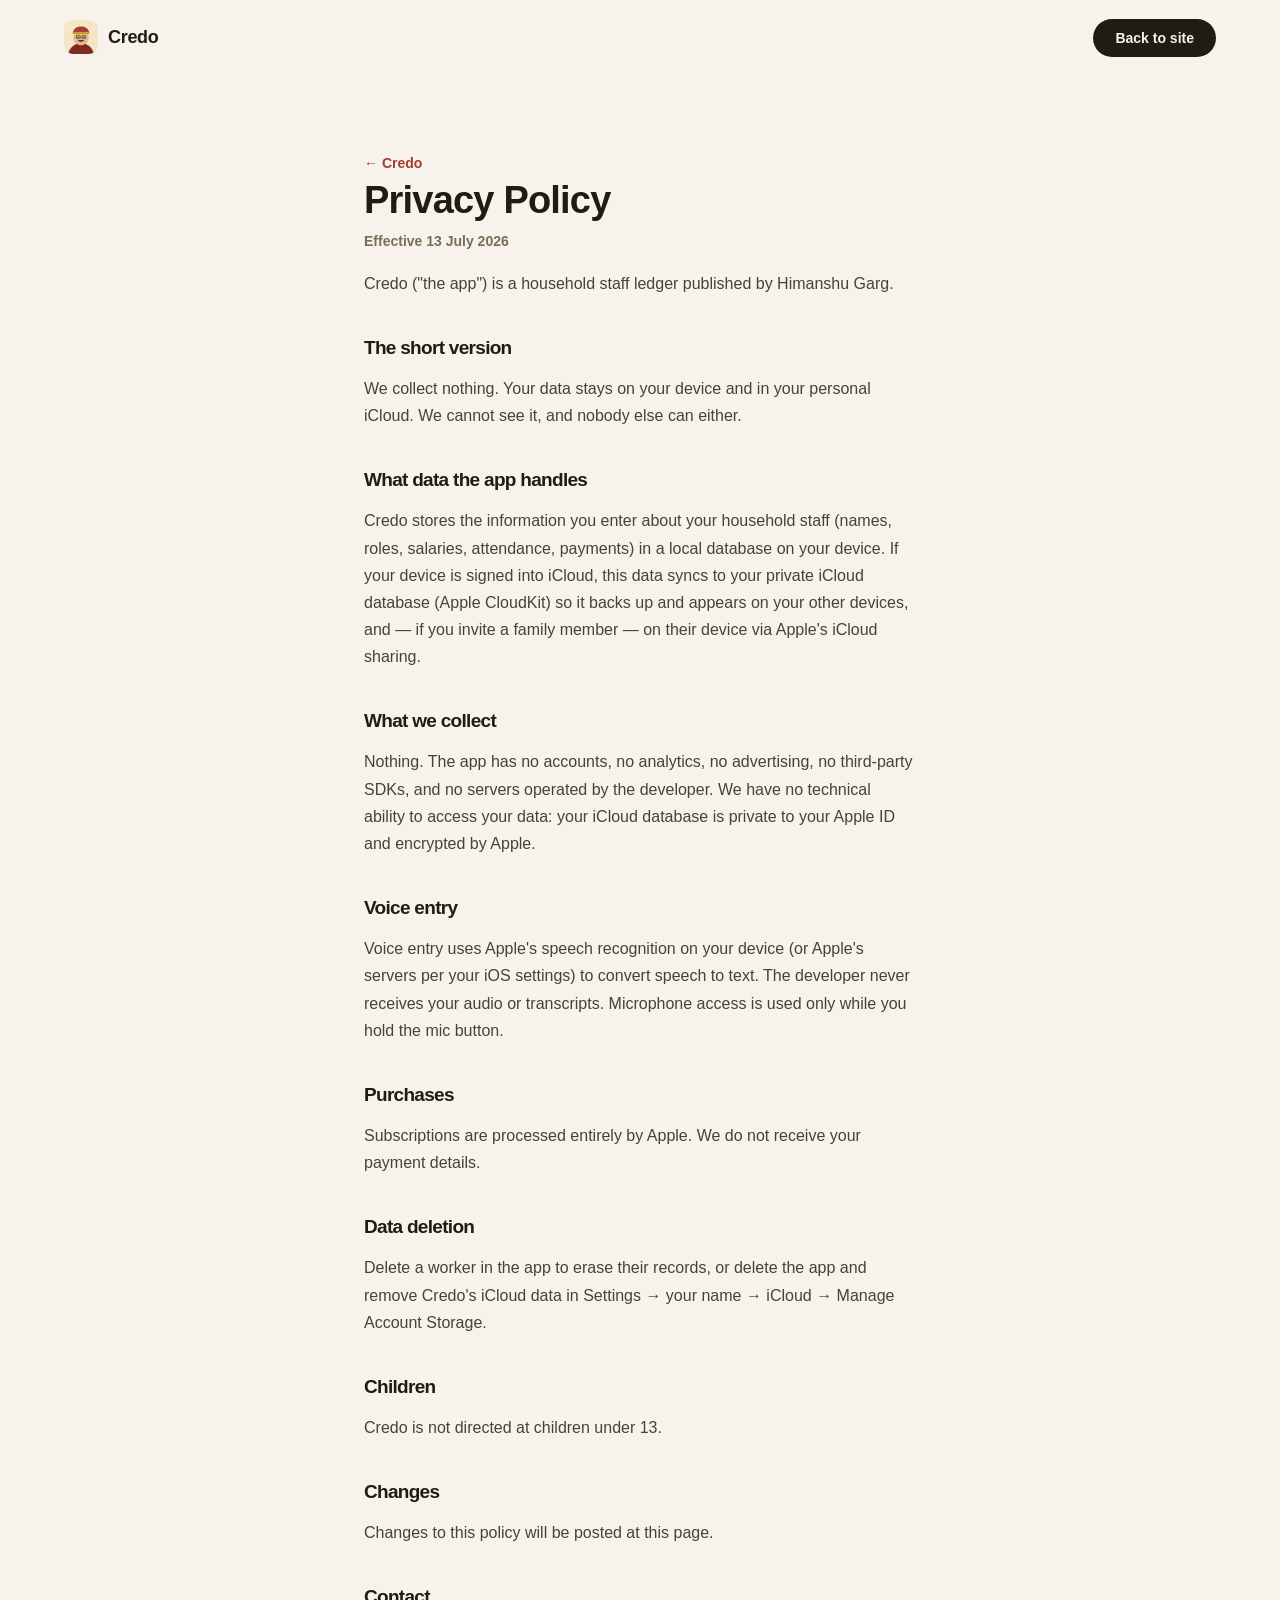
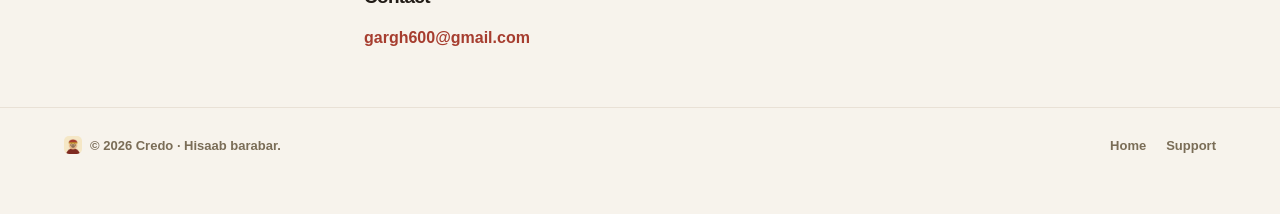
<file: privacy.html>
<!DOCTYPE html>
<html lang="en-IN">
<head>
<meta charset="utf-8">
<meta name="viewport" content="width=device-width, initial-scale=1">
<title>Privacy Policy — Credo</title>
<meta name="description" content="Credo's privacy policy: we collect nothing. Your household staff data stays on your device and in your own private iCloud.">
<link rel="canonical" href="https://gargvr.github.io/credo/privacy.html">
<link rel="icon" type="image/png" sizes="32x32" href="assets/icons/favicon-32.png">
<link rel="apple-touch-icon" sizes="180x180" href="assets/icons/apple-touch-icon.png">
<meta name="theme-color" content="#F7F3EC">
<meta name="robots" content="noindex, follow">
<link rel="stylesheet" href="assets/style.css">
</head>
<body>
<a class="skip-link" href="#main">Skip to content</a>

<header>
  <nav class="nav" aria-label="Primary">
    <a class="nav-brand" href="index.html" aria-label="Credo home">
      <img src="assets/icons/icon-192.png" alt="" width="34" height="34">
      <span>Credo</span>
    </a>
    <ul class="nav-links" style="position:static; display:flex; box-shadow:none; border:none; background:none; padding:0;">
      <li><a class="nav-cta" href="index.html">Back to site</a></li>
    </ul>
  </nav>
</header>

<main id="main">
  <section class="legal-band">
    <div class="wrap legal-body">
      <a class="legal-back" href="index.html">&larr; Credo</a>
      <h1>Privacy Policy</h1>
      <p class="updated">Effective 13 July 2026</p>

      <p>Credo ("the app") is a household staff ledger published by Himanshu Garg.</p>

      <h2>The short version</h2>
      <p>We collect nothing. Your data stays on your device and in your personal iCloud. We cannot see it, and nobody else can either.</p>

      <h2>What data the app handles</h2>
      <p>Credo stores the information you enter about your household staff (names, roles, salaries, attendance, payments) in a local database on your device. If your device is signed into iCloud, this data syncs to your private iCloud database (Apple CloudKit) so it backs up and appears on your other devices, and — if you invite a family member — on their device via Apple's iCloud sharing.</p>

      <h2>What we collect</h2>
      <p>Nothing. The app has no accounts, no analytics, no advertising, no third-party SDKs, and no servers operated by the developer. We have no technical ability to access your data: your iCloud database is private to your Apple ID and encrypted by Apple.</p>

      <h2>Voice entry</h2>
      <p>Voice entry uses Apple's speech recognition on your device (or Apple's servers per your iOS settings) to convert speech to text. The developer never receives your audio or transcripts. Microphone access is used only while you hold the mic button.</p>

      <h2>Purchases</h2>
      <p>Subscriptions are processed entirely by Apple. We do not receive your payment details.</p>

      <h2>Data deletion</h2>
      <p>Delete a worker in the app to erase their records, or delete the app and remove Credo's iCloud data in Settings → your name → iCloud → Manage Account Storage.</p>

      <h2>Children</h2>
      <p>Credo is not directed at children under 13.</p>

      <h2>Changes</h2>
      <p>Changes to this policy will be posted at this page.</p>

      <h2>Contact</h2>
      <p><a href="mailto:gargh600@gmail.com">gargh600@gmail.com</a></p>
    </div>
  </section>
</main>

<footer class="site-footer">
  <div class="footer-brand">
    <img src="assets/icons/icon-192.png" alt="">
    &copy; 2026 Credo &middot; Hisaab barabar.
  </div>
  <ul class="footer-links">
    <li><a href="index.html">Home</a></li>
    <li><a href="mailto:gargh600@gmail.com">Support</a></li>
  </ul>
</footer>
</body>
</html>
</file>
<file: assets/style.css>
/* Credo — bahi-khata design tokens (source: Claude Design project 445fdc22) */
:root {
  --paper: #F7F3EC;
  --paper-deep: #EFE9DF;
  --card: #FFFFFF;
  --sand: #F1EADF;
  --sand-deep: #EDE4D6;

  --ink: #211B16;
  --ink-raised: #3A322B;
  --ink-soft: #4A4038;
  --text-sub: #6E635A;
  --text-faint: #7A6D57; /* darkened from #9A8E80: original failed WCAG AA (2.9:1 on paper) */
  --text-disabled: #C4B49C;

  --line: #E9E1D6;
  --line-strong: #E1D6C4;

  --munshi-red: #A63D2F;
  --munshi-red-deep: #7E2A20;
  --red-tint: #F6E7E2;
  --red-avatar: #F0D9CE;
  --red-on-dark: #E4B9A9;

  --green: #47714B;
  --green-tint: #E7EDDE;
  --green-avatar: #DCE5D2;

  --gold: #C9A227;
  --gold-ink: #8A6D1C;
  --gold-tint: #F5EBD3;

  --cream-on-red: #F5E7C6;
  --on-ink-sub: #C9BBA8;

  --font-ui: -apple-system, BlinkMacSystemFont, "SF Pro Text", "Segoe UI", sans-serif;
  --font-ledger: "Iowan Old Style", "Palatino Linotype", Georgia, serif;

  --shadow-card: 0 2px 10px rgba(32,26,22,0.05);
  --shadow-phone: 0 24px 60px rgba(32,26,22,0.14);
  --shadow-red-cta: 0 10px 26px rgba(166,61,47,0.28);

  --gutter: 64px;
  --maxw: 1280px;
}

@media (max-width: 860px) {
  :root { --gutter: 24px; }
}

* { box-sizing: border-box; }
body {
  margin: 0;
  background: var(--paper);
  color: var(--ink);
  font-family: var(--font-ui);
  -webkit-font-smoothing: antialiased;
  overflow-x: hidden;
}
img { max-width: 100%; height: auto; display: block; }
a { color: var(--munshi-red); text-decoration: none; }
a:hover { color: var(--munshi-red-deep); text-decoration: underline; }
a:focus-visible, button:focus-visible, summary:focus-visible {
  outline: 2.5px solid var(--munshi-red);
  outline-offset: 3px;
  border-radius: 6px;
}
::selection { background: var(--red-tint); color: var(--munshi-red-deep); }

.skip-link {
  position: absolute; left: 16px; top: -60px;
  background: var(--ink); color: var(--paper);
  padding: 10px 18px; border-radius: 999px; font-weight: 700; font-size: 14px;
  z-index: 100; transition: top .15s ease;
}
.skip-link:focus { top: 16px; }

.wrap { max-width: var(--maxw); margin: 0 auto; padding-left: var(--gutter); padding-right: var(--gutter); }

/* ---------- Nav ---------- */
.nav {
  display: flex; align-items: center; justify-content: space-between;
  padding: 20px var(--gutter);
  max-width: var(--maxw); margin: 0 auto;
  position: relative; z-index: 20;
}
.nav-brand { display: flex; align-items: center; gap: 10px; }
.nav-brand img { width: 34px; height: 34px; border-radius: 9px; }
.nav-brand span { font-size: 18px; font-weight: 800; letter-spacing: -0.3px; color: var(--ink); }
.nav-links {
  display: flex; align-items: center; gap: 34px;
  font-size: 15px; font-weight: 600; color: var(--text-sub);
  list-style: none; margin: 0; padding: 0;
}
.nav-links a { color: inherit; }
.nav-links a:hover { color: var(--ink); text-decoration: none; }
.nav-cta {
  background: var(--ink); color: var(--paper) !important;
  border-radius: 999px; padding: 11px 22px; font-weight: 800; font-size: 14px;
  white-space: nowrap;
}
.nav-cta:hover { background: var(--ink-raised); text-decoration: none; }
.nav-toggle { display: none; }
.nav-burger {
  display: none; width: 44px; height: 44px; border-radius: 12px;
  border: 1.5px solid var(--line-strong); background: var(--card);
  align-items: center; justify-content: center; cursor: pointer;
}
.nav-burger svg { width: 20px; height: 20px; }

@media (max-width: 860px) {
  .nav-links { gap: 20px; }
  .nav-links .nav-anchor { display: none; }
}
@media (max-width: 640px) {
  .nav { padding: 16px var(--gutter); }
  .nav-burger { display: flex; }
  .nav-links {
    position: absolute; top: 64px; left: 16px; right: 16px;
    background: var(--card); border: 1px solid var(--line);
    border-radius: 20px; box-shadow: var(--shadow-phone);
    flex-direction: column; align-items: stretch; gap: 0;
    padding: 8px; display: none;
  }
  .nav-links .nav-anchor {
    display: block; padding: 14px 16px; border-radius: 12px; color: var(--ink);
  }
  .nav-links .nav-anchor:hover { background: var(--sand); text-decoration: none; }
  .nav-cta { text-align: center; margin: 6px 4px 4px; }
  .nav-toggle:checked ~ .nav-links { display: flex; }
}

/* ---------- Buttons ---------- */
.btn {
  display: inline-flex; align-items: center; justify-content: center; gap: 8px;
  height: 56px; padding: 0 28px; border-radius: 999px;
  font-size: 15px; font-weight: 800; border: none; cursor: pointer;
  transition: transform .12s ease, background .15s ease;
}
.btn:hover { text-decoration: none; }
.btn:active { transform: scale(0.98); }
.btn-primary { background: var(--munshi-red); color: #fff; box-shadow: var(--shadow-red-cta); }
.btn-primary:hover { background: var(--munshi-red-deep); color: #fff; }
.btn-ink { background: var(--ink); color: var(--paper); }
.btn-ink:hover { background: var(--ink-raised); color: var(--paper); }
.btn-sand { background: var(--sand); color: var(--ink); width: 100%; }
.btn-sand:hover { background: var(--sand-deep); color: var(--ink); }
.btn-gold { background: var(--gold); color: var(--ink); width: 100%; }
.btn-gold:hover { background: #b8931f; color: var(--ink); }

.appstore-badge {
  height: 58px; width: auto; display: inline-block;
  transition: transform .12s ease;
}
.appstore-badge:hover { transform: scale(1.03); }
.appstore-badge:active { transform: scale(0.98); }
.appstore-badge svg { display: block; height: 100%; width: auto; }

@media (max-width: 480px) {
  .appstore-badge { height: 52px; }
}

/* ---------- Sections / type ---------- */
section { position: relative; }
.eyebrow {
  font-size: 13px; font-weight: 800; color: var(--munshi-red);
  letter-spacing: 1.6px; text-transform: uppercase;
}
.eyebrow.gold { color: var(--gold); }
h1, h2, h3 { margin: 0; letter-spacing: -0.7px; }
.section-head { text-align: center; max-width: 640px; margin: 0 auto 48px; }
.section-head h2 { font-size: clamp(28px, 4vw, 38px); font-weight: 800; margin-top: 10px; }
.check {
  width: 14px; height: 14px; flex: none;
}

/* ---------- Hero ---------- */
.hero {
  max-width: var(--maxw); margin: 0 auto;
  padding: clamp(28px, 6vw, 56px) var(--gutter) clamp(56px, 8vw, 90px);
  display: grid; grid-template-columns: 1.05fr 0.95fr; gap: 40px; align-items: center;
}
.hero-copy { display: flex; flex-direction: column; gap: 22px; }
.hero-chip {
  display: inline-flex; align-self: flex-start; align-items: center; gap: 8px;
  background: var(--red-tint); color: var(--munshi-red); border-radius: 999px;
  padding: 7px 16px; font-size: 13px; font-weight: 800;
}
.hero-copy h1 {
  font-size: clamp(32px, 5.2vw, 56px); font-weight: 800; letter-spacing: -1.5px; line-height: 1.08;
}
.hero-sub { font-size: 18px; color: var(--text-sub); line-height: 1.55; max-width: 520px; }
.hero-cta-row { display: flex; align-items: center; gap: 14px; flex-wrap: wrap; margin-top: 6px; }
.hero-cta-note { font-size: 14px; color: var(--text-faint); font-weight: 600; }
.hero-stats {
  display: flex; gap: 28px; margin-top: 8px; padding-top: 22px; border-top: 1px solid var(--line);
  flex-wrap: wrap;
}
.hero-stats .num { font-size: 22px; font-weight: 800; }
.hero-stats .label { font-size: 13px; color: var(--text-faint); font-weight: 600; }

.hero-visual { display: flex; justify-content: center; position: relative; }
.hero-glow {
  position: absolute; width: 420px; height: 420px; background: var(--red-tint);
  border-radius: 50%; filter: blur(6px); z-index: 0; top: 10px;
}
.phone-frame {
  position: relative; z-index: 1; width: min(300px, 78vw);
  background: var(--ink); border-radius: 48px; padding: 12px;
  box-shadow: var(--shadow-phone);
}
.phone-frame img { border-radius: 38px; width: 100%; display: block; }
.floating-chip {
  position: absolute; z-index: 2; background: var(--card); border: 1px solid var(--line);
  border-radius: 16px; padding: 12px 16px; box-shadow: var(--shadow-card);
  display: flex; align-items: center; gap: 10px; max-width: 250px;
}
.floating-chip .dot {
  width: 34px; height: 34px; border-radius: 17px; background: var(--munshi-red);
  display: flex; align-items: center; justify-content: center; flex: none;
}
.floating-chip .dot svg { width: 15px; height: 15px; }
.floating-chip p { margin: 0; font-size: 12.5px; font-weight: 600; color: var(--ink-soft); line-height: 1.35; }
.chip-voice { left: -6%; bottom: 6%; }
.chip-stat { right: -8%; top: 10%; max-width: 210px; }
.chip-stat .dot.dot-green { background: var(--green); }

@media (max-width: 960px) {
  .hero { grid-template-columns: 1fr; }
  .hero-visual { order: -1; margin-bottom: 8px; }
  .hero-glow { width: 260px; height: 260px; }
  .floating-chip { max-width: 200px; padding: 10px 12px; }
  .chip-voice { left: 0; bottom: -4%; }
  .chip-stat { right: 0; top: 4%; }
}
@media (max-width: 480px) {
  .floating-chip { display: none; }
}

/* ---------- How it works ---------- */
.steps-band { background: var(--card); padding: clamp(56px, 8vw, 90px) var(--gutter); }
.steps-grid { display: grid; grid-template-columns: repeat(4, 1fr); gap: 28px; }
.step { display: flex; flex-direction: column; gap: 14px; }
.step-icon { width: 52px; height: 52px; border-radius: 16px; display: flex; align-items: center; justify-content: center; }
.step-num { font-size: 12px; font-weight: 800; color: var(--text-faint); }
.step h3 { font-size: 19px; font-weight: 800; }
.step p { font-size: 14px; color: var(--text-sub); line-height: 1.5; margin: 0; }
@media (max-width: 760px) {
  .steps-grid { grid-template-columns: 1fr 1fr; gap: 32px 20px; }
}
@media (max-width: 480px) {
  .steps-grid { grid-template-columns: 1fr; }
}

/* ---------- Slip showcase ---------- */
.slip-band { padding: clamp(56px, 8vw, 90px) var(--gutter); background: var(--paper); }
.slip-grid { display: grid; grid-template-columns: 0.9fr 1.1fr; gap: 56px; align-items: center; }
.slip {
  font-family: var(--font-ledger); background: var(--munshi-red-deep); border-radius: 20px;
  padding: 28px; color: var(--cream-on-red); box-shadow: var(--shadow-phone);
  max-width: 380px; margin: 0 auto;
}
.slip-head {
  display: flex; justify-content: space-between; align-items: center;
  border-bottom: 2px solid rgba(245,231,198,0.35); padding-bottom: 14px;
}
.slip-head .title { font-size: 20px; font-weight: 700; }
.slip-head .month { font-family: var(--font-ui); font-size: 11px; color: var(--red-on-dark); letter-spacing: 1.5px; margin-top: 4px; text-transform: uppercase; }
.slip-head img { width: 40px; height: 40px; border-radius: 12px; border: 2px solid var(--gold); }
.slip-name { font-family: var(--font-ui); padding: 16px 0; font-size: 16px; font-weight: 800; color: #fff; }
.slip-row { font-family: var(--font-ui); display: flex; justify-content: space-between; font-size: 13px; padding: 6px 0; color: var(--red-on-dark); }
.slip-row b { color: #fff; font-weight: 700; }
.slip-total {
  margin-top: 12px; padding-top: 12px; border-top: 2px solid rgba(245,231,198,0.35);
  display: flex; justify-content: space-between; align-items: baseline;
}
.slip-total .lbl { font-family: var(--font-ui); font-size: 13px; font-weight: 700; }
.slip-total .amt { font-size: 30px; font-weight: 700; }
.slip-features { display: flex; flex-direction: column; gap: 12px; margin-top: 22px; }
.slip-feature { display: flex; align-items: center; gap: 10px; font-size: 15px; color: var(--ink-soft); font-weight: 600; }
@media (max-width: 860px) {
  .slip-grid { grid-template-columns: 1fr; gap: 36px; }
}

/* ---------- Privacy / trust band ---------- */
.trust-band { background: var(--ink); padding: clamp(56px, 8vw, 90px) var(--gutter); }
.trust-grid { display: grid; grid-template-columns: 1fr 1fr; gap: 56px; align-items: center; }
.trust-copy h2 { font-size: clamp(26px, 4vw, 38px); font-weight: 800; letter-spacing: -0.8px; color: var(--paper); line-height: 1.2; margin-top: 10px; }
.trust-copy p { font-size: 16px; color: var(--on-ink-sub); line-height: 1.6; margin-top: 16px; max-width: 480px; }
.trust-copy .more { display: inline-block; margin-top: 18px; font-weight: 700; color: var(--gold) !important; }
.trust-list { display: flex; flex-direction: column; gap: 14px; }
.trust-item {
  background: var(--ink-raised); border-radius: 20px; padding: 20px 24px;
  display: flex; align-items: center; gap: 16px;
}
.trust-item .ico {
  width: 40px; height: 40px; border-radius: 20px; background: rgba(245,231,198,0.12);
  display: flex; align-items: center; justify-content: center; flex: none;
}
.trust-item .t { font-size: 16px; font-weight: 800; color: var(--paper); }
.trust-item .s { font-size: 13px; color: var(--on-ink-sub); margin-top: 2px; }
@media (max-width: 860px) {
  .trust-grid { grid-template-columns: 1fr; gap: 36px; }
}

/* ---------- Pricing ---------- */
.pricing-band { background: var(--card); padding: clamp(56px, 8vw, 90px) var(--gutter); }
.pricing-grid { display: grid; grid-template-columns: 1fr 1fr; gap: 28px; max-width: 820px; margin: 0 auto; }
.plan { border-radius: 28px; padding: 36px; }
.plan-free { border: 1.5px solid var(--line); }
.plan-family { background: var(--munshi-red-deep); color: var(--paper); position: relative; overflow: hidden; }
.plan-badge {
  position: absolute; top: 20px; right: 20px; background: var(--gold); color: var(--ink);
  border-radius: 999px; padding: 5px 12px; font-size: 11px; font-weight: 800;
}
.plan-kicker { font-size: 14px; font-weight: 800; letter-spacing: 0.6px; text-transform: uppercase; }
.plan-free .plan-kicker { color: var(--text-sub); }
.plan-family .plan-kicker { color: var(--red-on-dark); }
.plan-price { font-size: 40px; font-weight: 800; margin-top: 10px; }
.plan-price span { font-size: 16px; font-weight: 600; }
.plan-free .plan-price span { color: var(--text-faint); }
.plan-family .plan-price span { color: var(--red-on-dark); }
.plan-sub { font-size: 14px; margin-top: 2px; }
.plan-free .plan-sub { color: var(--text-faint); }
.plan-family .plan-sub { color: var(--red-on-dark); }
.plan-feats { display: flex; flex-direction: column; gap: 12px; margin-top: 26px; }
.plan-feat { display: flex; gap: 10px; font-size: 14px; font-weight: 600; }
.plan-free .plan-feat { color: var(--ink-soft); }
.plan-feat.off { color: var(--text-faint); }
.plan-family .plan-feat { color: #fff; }
.plan a.btn { margin-top: 28px; }
@media (max-width: 700px) {
  .pricing-grid { grid-template-columns: 1fr; }
}

/* ---------- FAQ ---------- */
.faq-band { padding: clamp(56px, 8vw, 90px) var(--gutter); background: var(--paper); }
.faq-list { max-width: 760px; margin: 0 auto; display: flex; flex-direction: column; gap: 10px; }
.faq-item {
  background: var(--card); border: 1px solid var(--line); border-radius: 20px;
  padding: 6px 22px;
}
.faq-item summary {
  cursor: pointer; list-style: none; padding: 18px 0; font-size: 16px; font-weight: 700;
  display: flex; align-items: center; justify-content: space-between; gap: 16px;
}
.faq-item summary::-webkit-details-marker { display: none; }
.faq-item summary .plus { flex: none; font-size: 20px; color: var(--munshi-red); font-weight: 400; transition: transform .15s ease; }
.faq-item[open] summary .plus { transform: rotate(45deg); }
.faq-item p { margin: 0 0 20px; font-size: 15px; color: var(--text-sub); line-height: 1.6; }

/* ---------- Screens showcase ---------- */
.screens-band { padding: clamp(56px, 8vw, 90px) var(--gutter); background: var(--ink); }
.screens-band .section-head h2 { color: var(--paper); }
.screens-grid { display: grid; grid-template-columns: repeat(3, 1fr); gap: 24px; }
.screen-card {
  border-radius: 24px; box-shadow: var(--shadow-phone); overflow: hidden;
  background: var(--ink-raised);
}
.screen-card img { width: 100%; display: block; object-fit: cover; object-position: top; }
.screen-card.tall img { aspect-ratio: 1284 / 2778; }
.screen-card.crop-hi img { aspect-ratio: 1284 / 2085; }
.screen-card.crop-mid img { aspect-ratio: 1284 / 2056; }
.screen-card.crop-lo img { aspect-ratio: 1284 / 1444; }
@media (max-width: 760px) {
  .screens-grid { grid-template-columns: repeat(2, 1fr); }
}
@media (max-width: 480px) {
  .screens-grid { grid-template-columns: 1fr 1fr; gap: 14px; }
}

/* ---------- Footer CTA ---------- */
.final-cta { padding: clamp(70px, 10vw, 100px) var(--gutter); text-align: center; }
.final-cta h2 { font-size: clamp(30px, 5vw, 42px); font-weight: 800; letter-spacing: -1px; max-width: 640px; margin: 0 auto; line-height: 1.2; }
.final-cta .sub { font-size: 16px; color: var(--text-sub); margin-top: 14px; }
.final-cta .badge-wrap { margin-top: 28px; display: flex; justify-content: center; }

footer.site-footer {
  padding: 28px var(--gutter) 60px; border-top: 1px solid var(--line);
  display: flex; align-items: center; justify-content: space-between; flex-wrap: wrap; gap: 14px;
  max-width: var(--maxw); margin: 0 auto; font-size: 13px; color: var(--text-faint); font-weight: 600;
}
.footer-brand { display: flex; align-items: center; gap: 8px; }
.footer-brand img { width: 18px; height: 18px; border-radius: 5px; }
.footer-links { display: flex; gap: 20px; list-style: none; margin: 0; padding: 0; }
.footer-links a { color: var(--text-faint); font-weight: 600; }
.footer-links a:hover { color: var(--ink); }

/* ---------- Reduced motion ---------- */
@media (prefers-reduced-motion: reduce) {
  html { scroll-behavior: auto; }
  .btn { transition: none; }
}

/* ---------- Standalone legal page ---------- */
.legal-band { padding: clamp(48px, 7vw, 80px) var(--gutter) 40px; }
.legal-body { max-width: 680px; margin: 0 auto; }
.legal-body h1 { font-size: clamp(28px, 4vw, 38px); font-weight: 800; letter-spacing: -0.8px; }
.legal-body .updated { color: var(--text-faint); font-size: 14px; font-weight: 600; margin-top: 8px; }
.legal-body h2 { font-size: 19px; font-weight: 800; margin-top: 40px; }
.legal-body p, .legal-body li { font-size: 16px; color: var(--ink-soft); line-height: 1.7; }
.legal-body ul { padding-left: 20px; }
.legal-body a { font-weight: 700; }
.legal-back { display: inline-flex; align-items: center; gap: 6px; font-weight: 700; font-size: 14px; margin-bottom: 8px; }
</file>
